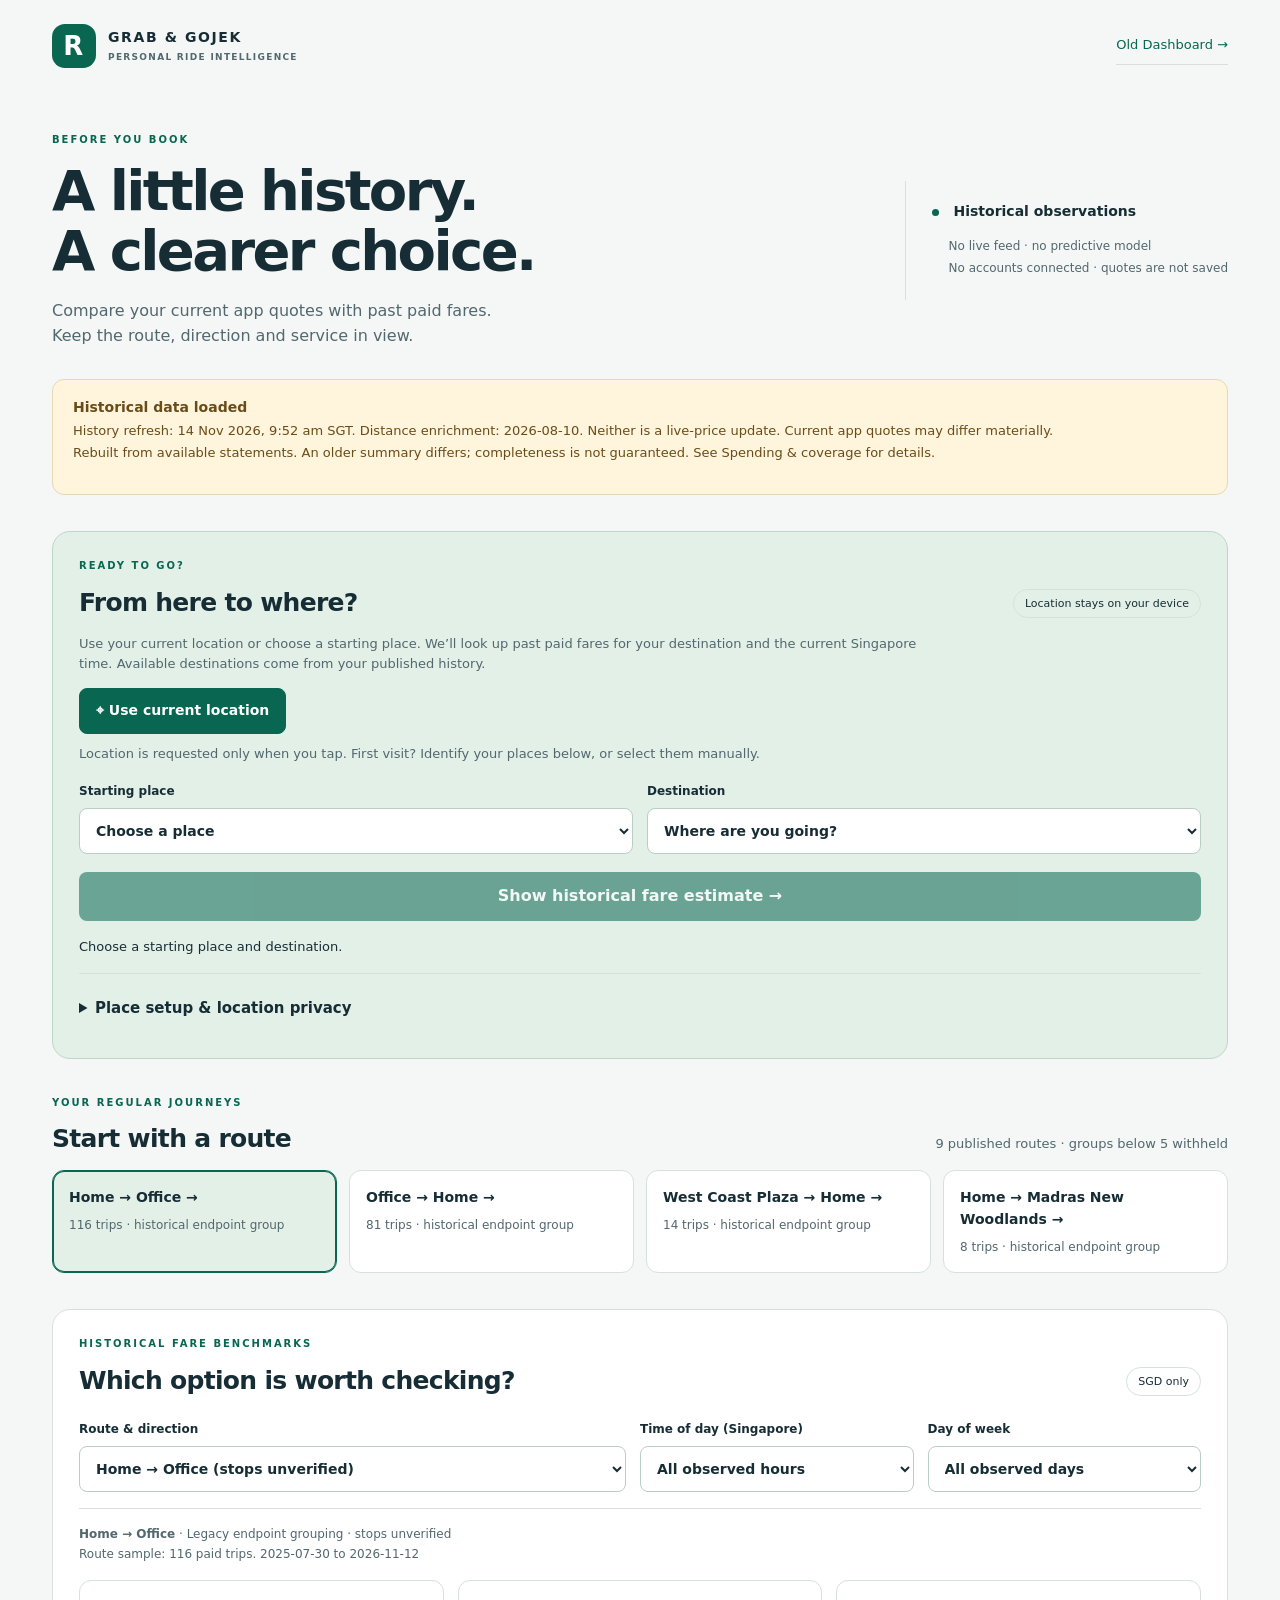
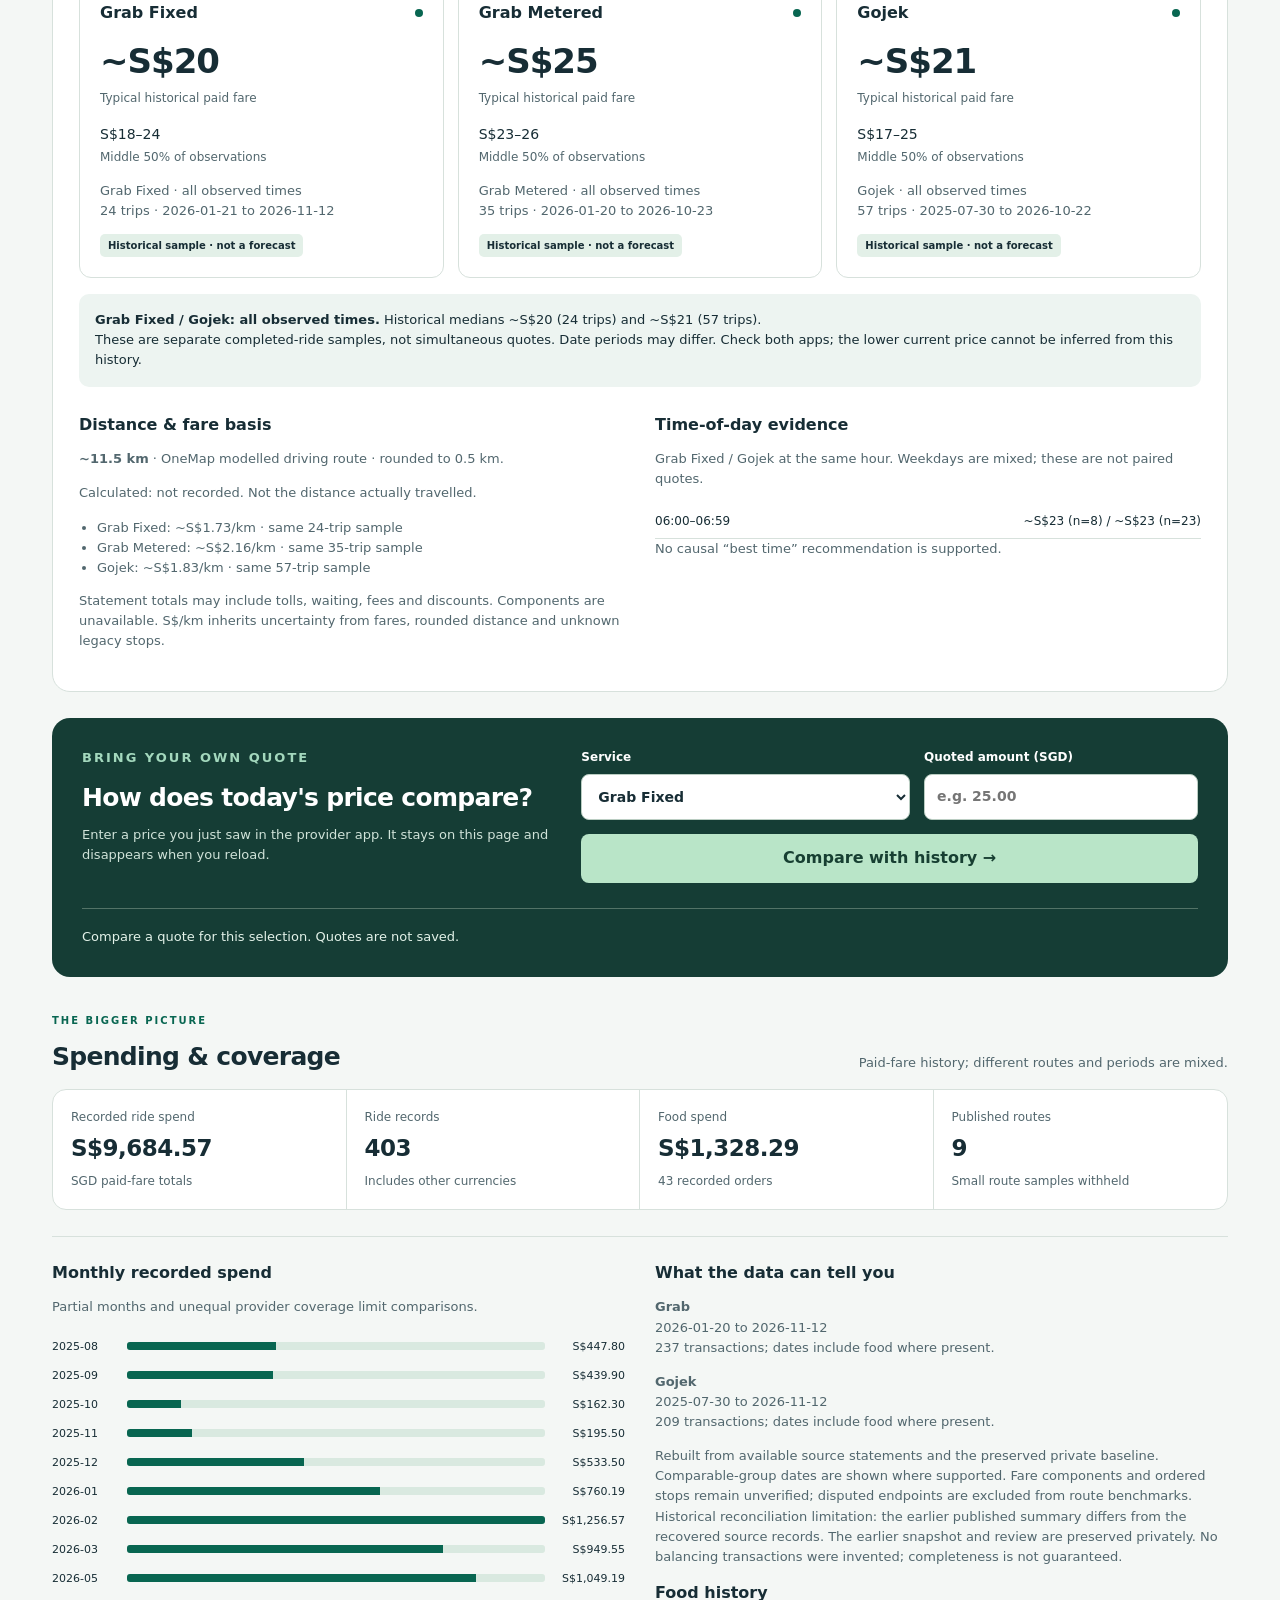
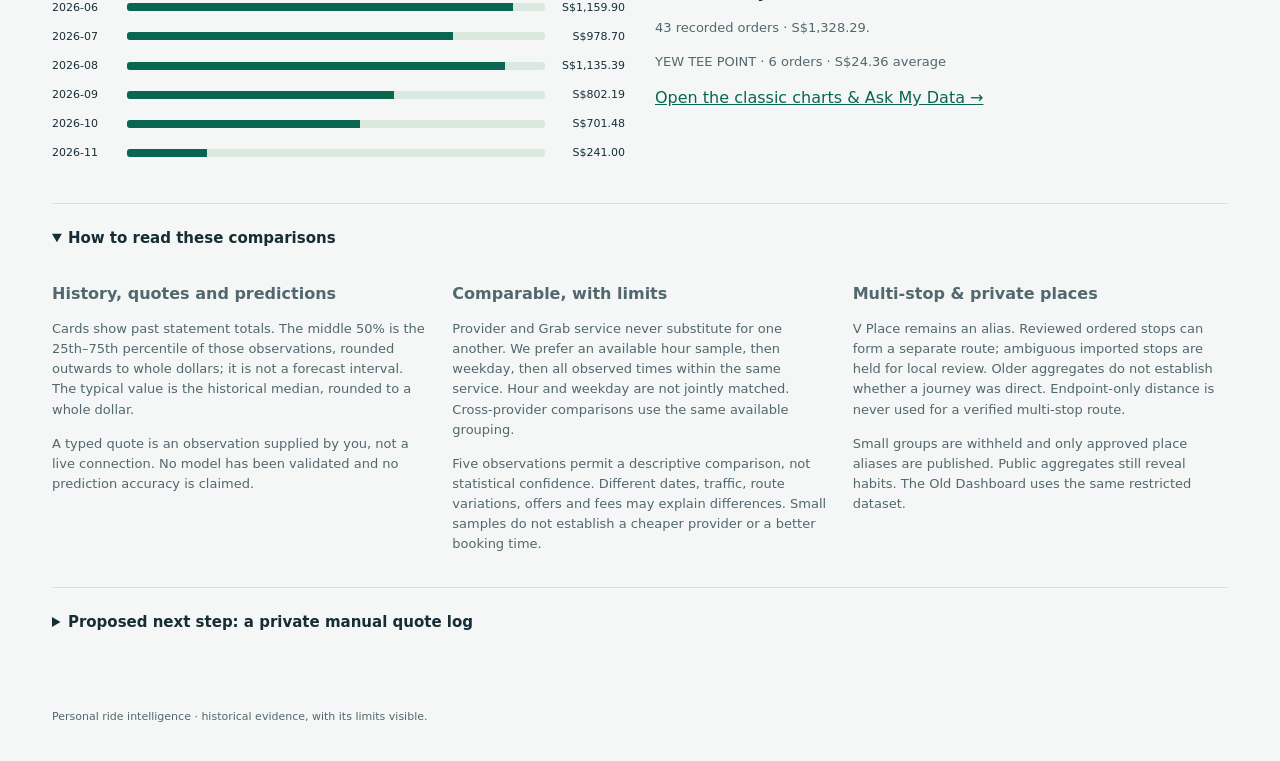
<file: docs/index.html>
<!doctype html>
<html lang="en-SG">
<head>
  <meta charset="utf-8"><meta name="viewport" content="width=device-width, initial-scale=1">
  <meta name="referrer" content="no-referrer">
  <meta http-equiv="Content-Security-Policy" content="default-src 'self'; script-src 'self'; style-src 'self' 'unsafe-inline'; connect-src 'self'; img-src 'self' data:; object-src 'none'; base-uri 'none'; form-action 'none'">
  <title>Grab &amp; Gojek · Booking intelligence</title>
  <link rel="stylesheet" href="dashboard.css">
</head>
<body>
  <a class="skip" href="#main">Skip to route comparison</a>
  <header><a class="brand" href="index.html"><span class="brand-mark" aria-hidden="true">R</span><span>GRAB &amp; GOJEK<small>PERSONAL RIDE INTELLIGENCE</small></span></a><a class="old-link" href="old-dashboard.html">Old Dashboard →</a></header>
  <main id="main">
    <section class="intro"><div><p class="eyebrow">BEFORE YOU BOOK</p><h1>A little history.<br>A clearer choice.</h1><p class="lead">Compare your current app quotes with past paid fares.<br>Keep the route, direction and service in view.</p></div><div class="truth"><span class="dot"></span> Historical observations<small>No live feed · no predictive model<br>No accounts connected · quotes are not saved</small></div></section>
    <div id="freshness" class="notice" role="status">Loading historical evidence…</div>
    <section class="booking-panel section" aria-labelledby="booking-title">
      <div class="section-head"><div><p class="eyebrow">READY TO GO?</p><h2 id="booking-title">From here to where?</h2></div><span class="pill">Location stays on your device</span></div>
      <p class="muted">Use your current location or choose a starting place. We’ll look up past paid fares for your destination and the current Singapore time. Available destinations come from your published history.</p>
      <button id="use-location" class="location-button" type="button">⌖ Use current location</button>
      <p id="location-status" class="muted" role="status">Location is requested only when you tap. First visit? Identify your places below, or select them manually.</p>
      <form id="booking-form">
        <div class="booking-fields"><label>Starting place<select id="booking-origin"><option value="">Choose a place</option></select></label><label>Destination<select id="booking-destination"><option value="">Where are you going?</option></select></label><label id="journey-picker" hidden>Journey &amp; ordered stops<select id="booking-journey"><option value="">Choose journey / stops</option></select></label></div>
        <button id="show-estimate" class="primary" type="submit" disabled>Show historical fare estimate →</button>
      </form>
      <p id="booking-result" class="booking-result" aria-live="polite">Loading available journeys…</p>
      <details id="place-setup"><summary>Place setup &amp; location privacy</summary>
        <p>While at a place you use, tap <strong>Use current location</strong>, select its alias below, then identify this spot. The page can recognise it on later checks. Nearby or imprecise matches require manual selection; it does not look up addresses or infer road distance from GPS.</p>
        <div class="place-fields"><label>Identify this spot as<select id="place-alias"><option value="">Choose a place alias</option></select></label><button id="save-place" class="secondary" type="button" disabled>Set this spot as selected place</button></div>
        <label class="check-label"><input id="remember-places" type="checkbox">Remember configured places on this device</label>
        <p class="muted">Off by default: coordinates disappear when you reload. If enabled, only your configured place points are saved in this browser, until you forget them or clear site data. No location trail, quotes or trips are saved. Browser storage is not encrypted by this app and other pages on the same site origin may access it. This dashboard sends no coordinates to a server; your browser or operating system may use its own location service.</p>
        <p id="saved-places" class="muted"></p><button id="forget-places" class="secondary" type="button">Forget all configured places</button>
      </details>
    </section>
    <section aria-labelledby="routes-title" class="section"><div class="section-head"><div><p class="eyebrow">YOUR REGULAR JOURNEYS</p><h2 id="routes-title">Start with a route</h2></div><p id="coverage" class="muted"></p></div><div id="frequent" class="route-grid"></div></section>
    <section class="workbench" aria-labelledby="compare-title">
      <div class="section-head"><div><p class="eyebrow">HISTORICAL FARE BENCHMARKS</p><h2 id="compare-title" tabindex="-1">Which option is worth checking?</h2></div><span class="pill">SGD only</span></div>
      <div class="filters"><label>Route &amp; direction<select id="route"></select></label><label>Time of day (Singapore)<select id="hour"><option value="">All observed hours</option></select></label><label>Day of week<select id="weekday"><option value="">All observed days</option></select></label></div>
      <div id="route-context" class="context"></div>
      <div id="options" class="option-grid" aria-live="polite"></div>
      <div id="comparison" class="comparison"></div>
      <div class="detail-grid"><article><h3>Distance &amp; fare basis</h3><div id="distance"></div></article><article><h3>Time-of-day evidence</h3><div id="timing"></div></article></div>
    </section>
    <section class="quote-panel" aria-labelledby="quote-title"><div><p class="eyebrow">BRING YOUR OWN QUOTE</p><h2 id="quote-title">How does today's price compare?</h2><p>Enter a price you just saw in the provider app. It stays on this page and disappears when you reload.</p></div><form id="quote-form"><label>Service<select id="quote-service"><option value="Grab|Fixed">Grab Fixed</option><option value="Grab|Metered">Grab Metered</option><option value="Gojek|Any">Gojek</option><option value="Grab|Premium">Grab Premium / Plus</option></select></label><label>Quoted amount (SGD)<input id="quote-amount" type="number" step="0.01" min="0.01" inputmode="decimal" placeholder="e.g. 25.00" required></label><button class="primary" type="submit">Compare with history →</button></form><div id="quote-result" class="quote-result" aria-live="polite">No quote entered. Compare the current prices in both apps before choosing.</div></section>
    <section class="section" aria-labelledby="history-title"><div class="section-head"><div><p class="eyebrow">THE BIGGER PICTURE</p><h2 id="history-title">Spending &amp; coverage</h2></div><p class="muted">Paid-fare history; different routes and periods are mixed.</p></div><div id="totals" class="totals"></div><div class="detail-grid history"><article><h3>Monthly recorded spend</h3><p class="muted">Partial months and unequal provider coverage limit comparisons.</p><div id="monthly"></div></article><article><h3>What the data can tell you</h3><div id="sources"></div><h3>Food history</h3><div id="food"></div><a href="old-dashboard.html">Open the classic charts &amp; Ask My Data →</a></article></div></section>
    <section class="method section"><details open><summary>How to read these comparisons</summary><div class="method-grid"><div><h3>History, quotes and predictions</h3><p>Cards show past statement totals. The middle 50% is the 25th–75th percentile of those observations, rounded outwards to whole dollars; it is not a forecast interval. The typical value is the historical median, rounded to a whole dollar.</p><p>A typed quote is an observation supplied by you, not a live connection. No model has been validated and no prediction accuracy is claimed.</p></div><div><h3>Comparable, with limits</h3><p>Provider and Grab service never substitute for one another. We prefer an available hour sample, then weekday, then all observed times within the same service. Hour and weekday are not jointly matched. Cross-provider comparisons use the same available grouping.</p><p>Five observations permit a descriptive comparison, not statistical confidence. Different dates, traffic, route variations, offers and fees may explain differences. Small samples do not establish a cheaper provider or a better booking time.</p></div><div><h3>Multi-stop &amp; private places</h3><p>V Place remains an alias. Reviewed ordered stops can form a separate route; ambiguous imported stops are held for local review. Older aggregates do not establish whether a journey was direct. Endpoint-only distance is never used for a verified multi-stop route.</p><p>Small groups are withheld and only approved place aliases are published. Public aggregates still reveal habits. The Old Dashboard uses the same restricted dataset.</p></div></div></details>
    <details><summary>Proposed next step: a private manual quote log</summary><p><strong>Proposal only — no quote logger is enabled.</strong> A useful first version would record an alias-only ordered route, service, observation time, quoted range, fee inclusion, chosen option and a separately entered final paid fare. This captures rejected quotes as well as the booked option.</p><p>Preferred pilot: explicit opt-in, on-device storage with delete/export controls, no GPS in log records, no screenshots or receipt uploads, no background sync. Device access and backups can still expose it; browser storage is not encrypted by this app. A paired comparison needs quotes captured close together, and metered estimates must retain their range. Logger storage needs your approval before implementation; the optional place setup above saves only location anchors.</p></details></section>
  </main><footer>Personal ride intelligence · historical evidence, with its limits visible.</footer>
  <script src="evidence.js"></script><script src="location.js"></script><script src="booking.js"></script><script src="dashboard.js"></script>
</body></html>
</file>
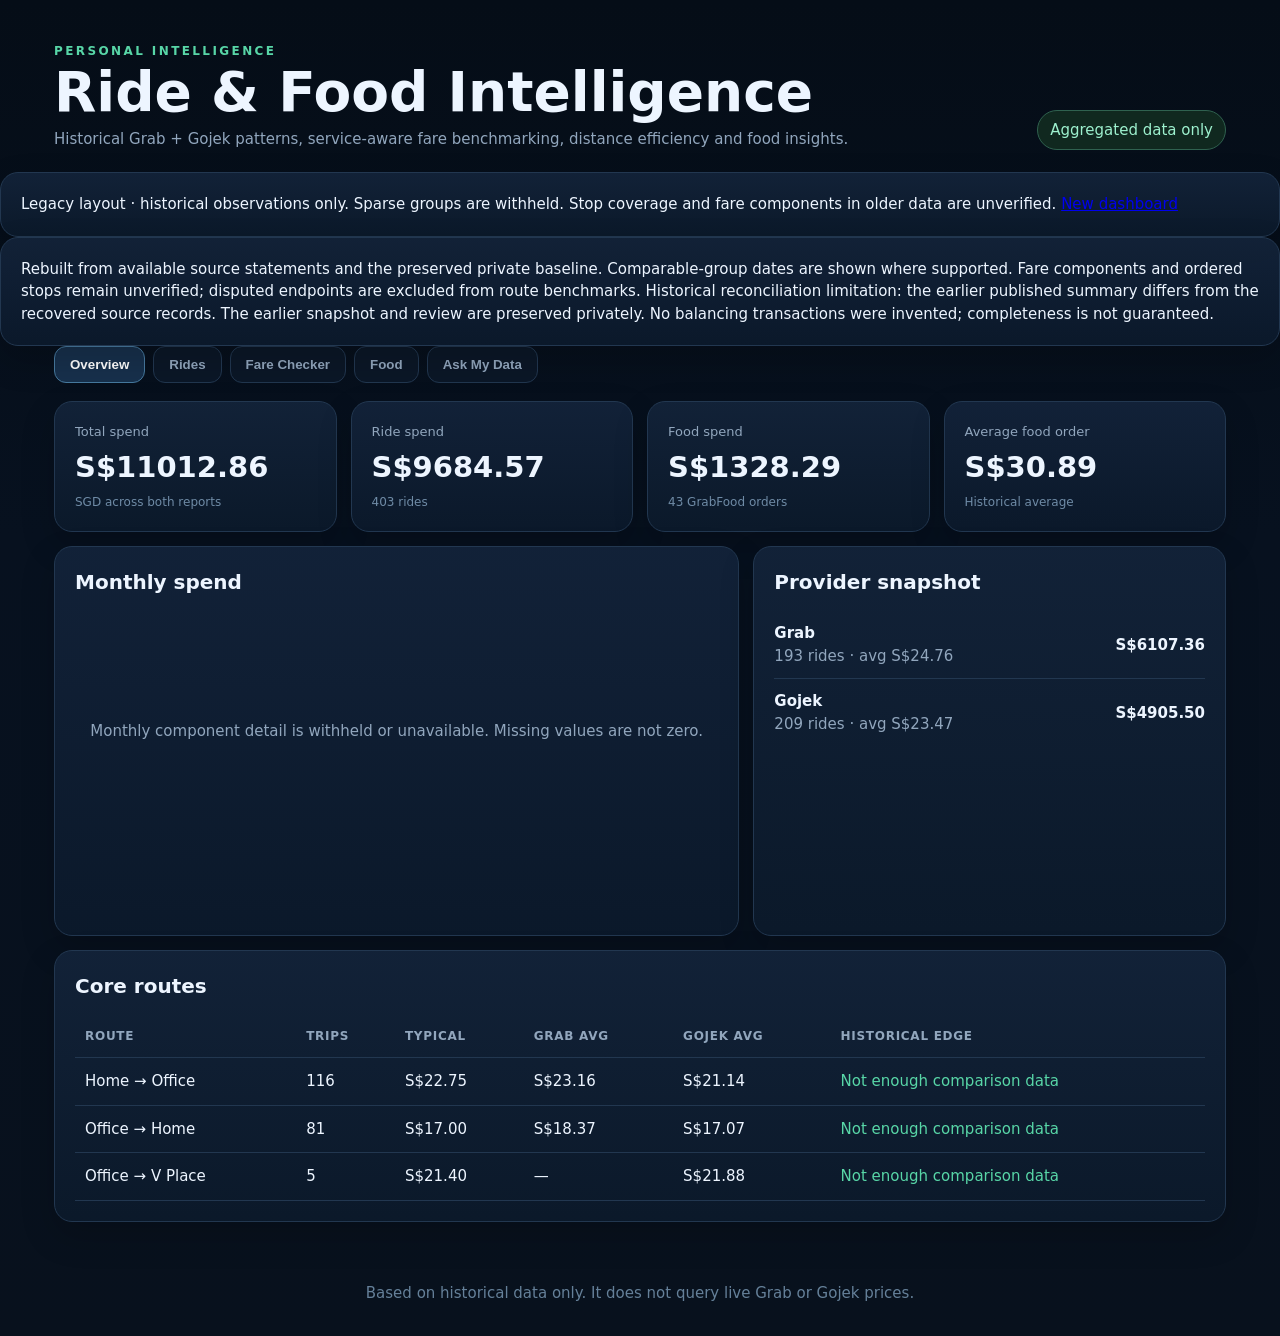
<file: docs/old-dashboard.html>
<!doctype html>
<html lang="en">
<head>
  <meta charset="utf-8">
  <meta name="viewport" content="width=device-width, initial-scale=1">
  <title>Ride &amp; Food Intelligence</title>
  <link rel="stylesheet" href="styles.css?v=5">

  <!-- Monthly-chart safety rules retained from the working site. -->
  <style>
    .chart-card { overflow: hidden !important; }
    .monthly-chart {
      width: 100% !important;
      min-width: 0 !important;
      max-width: 100% !important;
      overflow: hidden !important;
    }
    .monthly-bars {
      width: 100% !important;
      min-width: 0 !important;
      max-width: 100% !important;
      display: flex !important;
      justify-content: space-between !important;
      align-items: stretch !important;
      gap: 4px !important;
      overflow-x: hidden !important;
      overflow-y: hidden !important;
      scrollbar-width: none !important;
    }
    .monthly-bars::-webkit-scrollbar { display: none !important; }
    .month-column {
      flex: 1 1 0 !important;
      width: auto !important;
      min-width: 0 !important;
      max-width: none !important;
    }
    .month-bar-area {
      width: 100% !important;
      min-width: 0 !important;
    }
    .month-stack { width: min(34px,72%) !important; }
    .month-value {
      font-size: 9px !important;
      overflow: hidden !important;
      white-space: nowrap !important;
    }
    .month-label {
      min-width: 0 !important;
      font-size: 9px !important;
      white-space: nowrap !important;
      overflow: hidden !important;
    }
  </style>
</head>
<body>
  <header class="hero">
    <div>
      <div class="eyebrow">PERSONAL INTELLIGENCE</div>
      <h1>Ride &amp; Food Intelligence</h1>
      <p>Historical Grab + Gojek patterns, service-aware fare benchmarking, distance efficiency and food insights.</p>
    </div>
    <div class="privacy-pill">Aggregated data only</div>
  </header>

  <aside class="card">Legacy layout · historical observations only. Sparse groups are withheld. Stop coverage and fare components in older data are unverified. <a href="index.html">New dashboard</a></aside>
  <aside id="historyReconciliation" class="card" hidden></aside>
  <nav class="tabs">
    <button class="tab active" data-tab="overview">Overview</button>
    <button class="tab" data-tab="rides">Rides</button>
    <button class="tab" data-tab="fare">Fare Checker</button>
    <button class="tab" data-tab="food">Food</button>
    <button class="tab" data-tab="agent">Ask My Data</button>
  </nav>

  <main>
    <section id="overview" class="panel active">
      <div id="summaryCards" class="cards"></div>

      <div class="grid two">
        <article class="card chart-card">
          <h2>Monthly spend</h2>
          <div id="monthlyChart"></div>
        </article>

        <article class="card">
          <h2>Provider snapshot</h2>
          <div id="providerSnapshot"></div>
        </article>
      </div>

      <article class="card">
        <h2>Core routes</h2>
        <div class="table-wrap">
          <table>
            <thead>
              <tr>
                <th>Route</th>
                <th>Trips</th>
                <th>Typical</th>
                <th>Grab avg</th>
                <th>Gojek avg</th>
                <th>Historical edge</th>
              </tr>
            </thead>
            <tbody id="coreRoutes"></tbody>
          </table>
        </div>
      </article>
    </section>

    <section id="rides" class="panel">
      <article class="card">
        <div class="section-head">
          <div>
            <h2>Route Explorer</h2>
            <p>Compare historical fares, Grab booking types, timing, driving distance and S$/km.</p>
          </div>
          <select id="routeSelect"></select>
        </div>
        <div id="routeDetail"></div>
      </article>
    </section>

    <section id="fare" class="panel">
      <article class="card fare-box">
        <h2>Is this quoted fare good?</h2>
        <p>
          Compare a current quote with your own history using route, provider,
          Grab pricing type, time of travel, weekday, driving distance and S$/km.
          This is a descriptive historical comparison, not a prediction.
        </p>

        <div class="form-grid">
          <label>
            Route
            <select id="fareRoute"></select>
          </label>

          <label>
            Provider
            <select id="fareProvider">
              <option>Grab</option>
              <option>Gojek</option>
              <option value="Overall">Either / overall</option>
            </select>
          </label>

          <label id="farePricingLabel">
            Grab pricing type
            <select id="farePricingType">
              <option value="Any">Not sure / any Grab</option>
            </select>
          </label>

          <label>
            Quoted fare (SGD)
            <input
              id="fareAmount"
              type="number"
              step="0.01"
              min="0"
              placeholder="e.g. 24.90"
            >
          </label>

          <button id="checkFare">Check fare</button>
        </div>

        <div id="fareResult" class="result-box muted">
          Enter a fare to compare it with your history.
        </div>
      </article>
    </section>

    <section id="food" class="panel">
      <div class="grid two">
        <article class="card">
          <h2>Food overview</h2>
          <div id="foodSummary"></div>
        </article>

        <article class="card">
          <h2>Most ordered</h2>
          <div id="topFood"></div>
        </article>
      </div>
    </section>

    <section id="agent" class="panel">
      <article class="card">
        <h2>Ask My Data</h2>
        <p>
          This version answers common questions from the aggregated dataset
          without sending your data to an external AI service.
        </p>

        <div class="chips">
          <button data-q="What is my normal fare from home to office?">Home → Office fare</button>
          <button data-q="Which is cheaper from home to office?">Cheaper to office</button>
          <button data-q="How much have I spent on rides?">Ride spend</button>
          <button data-q="What food do I order most?">Top food</button>
        </div>

        <div class="ask-row">
          <input id="agentQuestion" placeholder="Ask about fares, routes, spending or food">
          <button id="askButton">Ask</button>
        </div>

        <div id="agentAnswer" class="result-box">
          Try one of the quick questions above.
        </div>
      </article>
    </section>
  </main>

  <footer>
    Based on historical data only. It does not query live Grab or Gojek prices.
  </footer>

  <script src="evidence.js"></script>
  <script src="app.js?v=15"></script>
</body>
</html>
</file>
<file: docs/dashboard.css>
:root{--ink:#172d35;--muted:#52676e;--paper:#f4f7f5;--line:#d7e1dc;--teal:#086651;--mint:#e3f0e8;--amber:#79510c;--cream:#fff4dc}*{box-sizing:border-box}body{margin:0;background:var(--paper);color:var(--ink);font:16px/1.55 system-ui,-apple-system,BlinkMacSystemFont,"Segoe UI",sans-serif}a{color:var(--teal)}button,input,select{font:inherit}button,a,input,select,summary{-webkit-tap-highlight-color:transparent}button{cursor:pointer}button:focus-visible,a:focus-visible,input:focus-visible,select:focus-visible,summary:focus-visible{outline:3px solid #1b896d;outline-offset:4px}.skip{position:absolute;left:10px;top:-100px;background:white;padding:12px;z-index:9}.skip:focus{top:10px}header{max-width:1240px;margin:auto;padding:24px 32px;display:flex;align-items:center;justify-content:space-between;gap:20px}.brand{display:flex;gap:12px;align-items:center;text-decoration:none;font-size:14px;font-weight:800;letter-spacing:1.6px;color:var(--ink)}.brand small{display:block;font-size:9px;letter-spacing:1.3px;color:var(--muted);margin-top:2px}.brand-mark{display:grid;place-items:center;background:var(--teal);color:white;border-radius:13px;width:44px;height:44px;font-size:26px}.old-link{font-size:13px;text-decoration:none;border-bottom:1px solid var(--line);padding:8px 0;white-space:nowrap}main{max-width:1240px;margin:auto;padding:0 32px}h1,h2,h3,p{margin-top:0}h1{font-size:clamp(36px,4.4vw,56px);font-weight:650;line-height:1.08;letter-spacing:-2.6px;margin-bottom:18px}h2{font-size:25px;line-height:1.25;letter-spacing:-.7px;margin-bottom:12px}h3{font-size:16px;margin-bottom:12px}p{margin-bottom:14px}.intro{display:flex;align-items:center;justify-content:space-between;gap:30px;padding:40px 0 30px}.eyebrow{font-size:10px;letter-spacing:2px;font-weight:750;color:var(--teal);margin-bottom:13px}.lead{color:var(--muted);font-size:16px;margin:0}.truth{border-left:1px solid var(--line);padding:20px 0 20px 26px;font-size:14px;font-weight:650;min-width:240px}.truth small{font-size:12px;line-height:1.9;display:block;color:var(--muted);font-weight:400;margin:12px 0 0 17px}.dot{display:inline-block;width:7px;height:7px;background:var(--teal);border-radius:50%;margin-right:10px}.notice{border:1px solid #e6d7b6;border-radius:12px;padding:16px 20px;color:#6a4c18;background:var(--cream);font-size:13px;line-height:1.7}.notice strong{display:block;font-size:14px}.section{margin:36px 0}.section-head{display:flex;justify-content:space-between;align-items:end;gap:20px;margin-bottom:16px}.section-head h2{margin:0}.section-head p:last-child{margin-bottom:0}.muted{color:var(--muted);font-size:13px}.route-grid{display:grid;grid-template-columns:repeat(4,minmax(0,1fr));gap:12px}.route-card{border:1px solid var(--line);background:#fff;border-radius:12px;text-align:left;padding:16px;color:var(--ink);min-height:100px;display:flex;flex-direction:column;gap:7px}.route-card[aria-pressed=true]{border-color:var(--teal);background:var(--mint);box-shadow:inset 0 0 0 1px var(--teal)}.route-card strong{font-size:14px}.route-card span{font-size:12px;color:var(--muted)}.workbench{background:white;border:1px solid var(--line);border-radius:18px;padding:26px}.pill{border:1px solid var(--line);border-radius:20px;padding:5px 11px;font-size:11px;white-space:nowrap}.filters{display:grid;grid-template-columns:2fr 1fr 1fr;gap:14px;margin:24px 0 16px}label{display:flex;flex-direction:column;gap:7px;font-size:12px;font-weight:650}select,input{width:100%;min-width:0;border:1px solid #bacdc2;border-radius:8px;background:#fff;padding:11px 12px;color:var(--ink);font-size:14px;min-height:46px}.context{font-size:12px;line-height:1.7;color:var(--muted);border-top:1px solid var(--line);padding:15px 0}.option-grid{display:grid;grid-template-columns:repeat(3,minmax(0,1fr));gap:14px}.option{border:1px solid var(--line);border-radius:12px;padding:20px;min-width:0}.option h3{display:flex;justify-content:space-between;align-items:center}.service-dot{height:8px;width:8px;border-radius:50%;background:var(--teal)}.option .value{font-size:34px;line-height:1.2;letter-spacing:-1px;margin:16px 0 3px;font-weight:650}.option small{font-size:12px;color:var(--muted)}.option .range{font-size:14px;margin:14px 0}.badge{font-size:10px;font-weight:650;display:inline-block;background:var(--mint);padding:4px 8px;border-radius:5px;margin-top:12px}.badge.low{background:var(--cream);color:var(--amber)}.option.empty{background:#f8faf9}.option.empty .value{font-size:19px;letter-spacing:0;margin-top:24px}.comparison{font-size:13px;background:#edf4f1;padding:16px;border-radius:10px;margin-top:16px}.detail-grid{display:grid;grid-template-columns:1fr 1fr;gap:30px;margin-top:26px}.detail-grid article{min-width:0}.detail-grid p{font-size:13px;color:var(--muted)}.detail-grid ul{padding-left:18px;font-size:13px;color:var(--muted)}.timing-row{display:flex;justify-content:space-between;gap:16px;font-size:12px;border-bottom:1px solid var(--line);padding:8px 0}.quote-panel{display:grid;grid-template-columns:1fr 1.3fr;gap:25px;background:#153d35;color:white;padding:30px;border-radius:18px;margin-top:26px}.quote-panel .eyebrow{color:#a3d8bd}.quote-panel p{font-size:13px;color:#d0e3d9}.quote-panel form{display:grid;grid-template-columns:1.2fr 1fr;gap:14px;align-content:center}.primary{grid-column:1/-1;border:0;border-radius:8px;background:#b9e5c8;color:#173f32;padding:12px;font-weight:700;min-height:46px}.quote-result{grid-column:1/-1;border-top:1px solid #537367;padding-top:18px;font-size:13px;color:#e3f2e9}.quote-result p{margin:6px 0 0}.totals{display:grid;grid-template-columns:repeat(4,minmax(0,1fr));border:1px solid var(--line);border-radius:14px;background:white}.total{padding:18px;border-right:1px solid var(--line)}.total:last-child{border-right:0}.total span{display:block;color:var(--muted);font-size:12px}.total strong{display:block;font-size:23px;letter-spacing:-.5px;margin:5px 0}.history{border-top:1px solid var(--line);padding-top:24px}.month-row{display:grid;grid-template-columns:65px 1fr 70px;align-items:center;gap:10px;font-size:11px;padding:6px 0}.month-bar{height:8px;background:#d9e9e0;border-radius:3px;overflow:hidden}.month-bar i{height:100%;background:var(--teal);display:block}.month-row .amount{text-align:right}details{border-top:1px solid var(--line);padding:18px 0;font-size:13px;color:var(--muted)}summary{cursor:pointer;font-size:15px;font-weight:650;color:var(--ink);padding:5px 0;min-height:40px}.method-grid{display:grid;grid-template-columns:repeat(3,minmax(0,1fr));gap:25px;padding-top:20px}details>p{margin-top:18px;max-width:900px}footer{max-width:1240px;margin:auto;padding:8px 32px 36px;font-size:11px;color:var(--muted)}@media(max-width:900px){.route-grid{grid-template-columns:repeat(2,minmax(0,1fr))}.intro{gap:20px}.truth{min-width:200px}.option{padding:16px}.method-grid{grid-template-columns:1fr}.quote-panel{grid-template-columns:1fr}.quote-panel>div>p{margin-bottom:0}.totals{grid-template-columns:repeat(2,minmax(0,1fr))}.total:nth-child(2){border-right:0}.total:nth-child(-n+2){border-bottom:1px solid var(--line)}}@media(max-width:600px){header{padding:18px}.brand{font-size:11px;letter-spacing:.8px}.brand small{font-size:8px;letter-spacing:.5px}.brand-mark{width:36px;height:36px;border-radius:10px}.old-link{font-size:11px}main{padding:0 18px}.intro{padding-top:20px;display:block}h1{letter-spacing:-1.6px}.truth{margin-top:24px;border-left:0;padding:0;min-width:0}.truth small{margin:6px 0 0;line-height:1.7}.truth small br{display:initial}.lead{font-size:14px}.section-head{align-items:start;flex-direction:column;gap:10px}h2{font-size:22px}.route-card{padding:13px}.route-card strong{font-size:13px}.workbench{padding:18px;border-radius:14px}.filters{grid-template-columns:1fr 1fr}.filters>label:first-child{grid-column:1/-1}.option-grid{grid-template-columns:1fr}.option{padding:18px;display:grid;grid-template-columns:1fr 1fr;gap:4px 16px}.option h3,.option .meta,.option .badge{grid-column:1/-1}.option .value{margin:6px 0}.option .range{margin:10px 0}.option>small{grid-column:1}.option .badge{justify-self:start}.option.empty{display:block;min-height:160px}.detail-grid{grid-template-columns:1fr;gap:20px}.quote-panel{padding:22px 18px}.quote-panel form{grid-template-columns:1fr}.total{padding:14px}.total strong{font-size:21px}footer{padding:8px 18px 28px}select{font-size:13px;padding:11px 8px}.notice{padding:15px}.context{overflow-wrap:anywhere}}
/* Mobile-first booking entry; all place controls remain usable without GPS. */
[hidden]{display:none!important}.booking-panel{background:#e3f0e8;border:1px solid #bed6c8;border-radius:18px;padding:26px}.booking-panel>p{max-width:850px}.booking-fields{display:grid;grid-template-columns:1fr 1fr;gap:14px;margin:18px 0}.booking-fields #journey-picker{grid-column:1/-1}.booking-panel .primary{background:var(--teal);color:white;width:100%}.location-button,.secondary{border:1px solid #a3bcad;border-radius:8px;padding:11px 16px;min-height:46px;color:var(--ink);background:white;font-weight:650;font-size:14px}.location-button{background:var(--teal);color:white;border-color:var(--teal);margin-bottom:10px}button:disabled{cursor:not-allowed;opacity:.55}.booking-result{font-size:13px;margin:16px 0}.booking-panel details{padding-bottom:0}.place-fields{display:grid;grid-template-columns:1fr 1fr;align-items:end;gap:14px;max-width:800px}.check-label{display:flex;flex-direction:row;align-items:center;gap:10px;font-size:13px;margin:20px 0 10px}.check-label input{width:20px;min-height:20px;height:20px;flex-shrink:0;accent-color:var(--teal)}#compare-title{scroll-margin-top:20px}@media(max-width:600px){.booking-panel{padding:18px;border-radius:14px}.booking-fields,.place-fields{grid-template-columns:1fr}.booking-panel .pill{font-size:10px}.location-button{width:100%}.booking-panel summary{font-size:14px}.booking-panel select{font-size:16px}.booking-panel button{font-size:14px}.intro .truth{display:none}}
@media(max-width:600px){.intro{padding:12px 0 16px}.intro h1{font-size:28px;letter-spacing:-1px;margin-bottom:6px}.intro .eyebrow{margin-bottom:8px}.intro .lead{display:none}}
@media(prefers-reduced-motion:reduce){html{scroll-behavior:auto}}
</file>
<file: docs/styles.css>
/* =========================================================
   ROOT
========================================================= */

:root {
  --bg: #07111f;
  --bg-deep: #050d17;

  --panel: #0d1a2b;
  --panel-light: #122238;
  --panel-soft: #0a1828;

  --text: #edf5ff;
  --muted: #91a6bd;

  --accent: #58d6a7;
  --accent-blue: #6ea8ff;

  --line: #223750;

  --grab: #66a7ff;
  --gojek: #62d5a7;
  --food: #ffc963;

  --warning: #ffbf66;
  --danger: #ff8585;
}


/* =========================================================
   RESET
========================================================= */

* {
  box-sizing: border-box;
}

html {
  min-height: 100%;
}

body {
  margin: 0;
  min-height: 100vh;

  background:
    linear-gradient(
      180deg,
      var(--bg-deep),
      var(--bg) 40%,
      #08111d
    );

  color: var(--text);

  font-family:
    Inter,
    ui-sans-serif,
    system-ui,
    -apple-system,
    BlinkMacSystemFont,
    "Segoe UI",
    sans-serif;

  font-size: 15px;
  line-height: 1.5;

  overflow-x: hidden;
}


/* =========================================================
   HERO
========================================================= */

.hero {
  max-width: 1220px;

  margin: 0 auto;

  padding:
    42px
    24px
    22px;

  display: flex;

  justify-content: space-between;
  align-items: flex-end;

  gap: 24px;
}

.eyebrow {
  font-size: 12px;
  letter-spacing: 0.2em;

  color: var(--accent);

  font-weight: 800;
}

.hero h1 {
  margin: 4px 0 6px;

  font-size:
    clamp(
      30px,
      5vw,
      55px
    );

  line-height: 1.05;
}

.hero p {
  margin: 0;

  color: var(--muted);
}

.privacy-pill {
  border:
    1px solid
    #2f614f;

  background:
    #10281f;

  color:
    #9df0ce;

  padding:
    8px
    12px;

  border-radius:
    999px;

  white-space:
    nowrap;
}


/* =========================================================
   TABS
========================================================= */

.tabs {
  max-width: 1220px;

  margin:
    0
    auto;

  padding:
    0
    24px
    18px;

  display: flex;

  gap: 8px;

  overflow-x: auto;

  scrollbar-width: thin;
}

.tab {
  flex:
    0
    0
    auto;

  border:
    1px solid
    var(--line);

  background:
    #0b1727;

  color:
    var(--muted);

  padding:
    10px
    15px;

  border-radius:
    12px;

  cursor: pointer;

  font-weight: 600;
}

.tab:hover {
  color: white;

  border-color:
    #3b6b89;

  background:
    #13263d;
}

.tab.active {
  color: white;

  border-color:
    #477aa0;

  background:
    #17304c;
}


/* =========================================================
   MAIN
========================================================= */

main {
  max-width: 1220px;

  margin:
    0
    auto;

  padding:
    0
    24px
    60px;
}

.panel {
  display: none;
}

.panel.active {
  display: block;
}


/* =========================================================
   GENERAL CARD
========================================================= */

.card {
  position: relative;

  background:
    linear-gradient(
      180deg,
      rgba(18, 34, 56, 0.98),
      rgba(11, 25, 42, 0.98)
    );

  border:
    1px solid
    var(--line);

  border-radius:
    18px;

  padding:
    20px;

  box-shadow:
    0
    14px
    34px
    rgba(
      0,
      0,
      0,
      0.18
    );
}


/* =========================================================
   SUMMARY CARDS
========================================================= */

.cards {
  display: grid;

  grid-template-columns:
    repeat(
      4,
      minmax(
        0,
        1fr
      )
    );

  gap: 14px;

  margin-bottom:
    14px;
}

.metric .label {
  color:
    var(--muted);

  font-size:
    13px;
}

.metric .value {
  margin-top:
    4px;

  font-size:
    29px;

  font-weight:
    800;
}

.metric .sub {
  margin-top:
    4px;

  font-size:
    12px;

  color:
    #6f8ba6;
}


/* =========================================================
   GENERAL GRID
========================================================= */

.grid.two {
  display: grid;

  grid-template-columns:
    minmax(
      0,
      1.45fr
    )
    minmax(
      0,
      1fr
    );

  gap: 14px;

  margin-bottom:
    14px;
}


/* =========================================================
   HEADINGS
========================================================= */

h2 {
  margin:
    0
    0
    14px;

  font-size:
    20px;
}

h3 {
  margin: 0;

  font-size:
    18px;
}

.section-head {
  display: flex;

  justify-content:
    space-between;

  align-items:
    center;

  gap: 16px;

  margin-bottom:
    18px;
}

.section-head p {
  margin:
    3px
    0;

  color:
    var(--muted);
}


/* =========================================================
   MONTHLY CHART
========================================================= */

.chart-card {
  height: 390px;
  min-height: 390px;

  overflow: hidden !important;
}

#monthlyChart {
  width: 100%;

  overflow: hidden;
}

.monthly-chart {
  width: 100% !important;

  min-width: 0 !important;
  max-width: 100% !important;

  height: 310px;

  display: flex;

  flex-direction:
    column;

  overflow:
    hidden !important;
}


/* =========================================================
   MONTHLY LEGEND
========================================================= */

.monthly-legend {
  height: 34px;
  min-height: 34px;

  display: flex;

  align-items:
    center;

  flex-wrap:
    wrap;

  gap: 16px;

  margin-bottom:
    6px;

  color:
    var(--muted);

  font-size:
    12px;
}

.legend-item {
  display: flex;

  align-items:
    center;

  gap: 6px;
}

.legend-dot {
  width: 10px;
  height: 10px;

  border-radius:
    3px;
}

.legend-grab {
  background:
    var(--grab);
}

.legend-gojek {
  background:
    var(--gojek);
}

.legend-food {
  background:
    var(--food);
}


/* =========================================================
   MONTHLY BARS
========================================================= */

.monthly-bars {
  width: 100% !important;

  min-width: 0 !important;
  max-width: 100% !important;

  height: 265px;
  min-height: 265px;
  max-height: 265px;

  display: flex;

  justify-content:
    space-between;

  align-items:
    stretch;

  gap: 4px;

  padding:
    0
    2px;

  overflow:
    hidden !important;

  scrollbar-width:
    none;
}

.monthly-bars::-webkit-scrollbar {
  display: none;
}

.month-column {
  flex:
    1
    1
    0 !important;

  min-width:
    0 !important;

  max-width:
    none !important;

  height:
    265px;

  display:
    grid;

  grid-template-rows:
    25px
    205px
    35px;

  text-align:
    center;
}

.month-value {
  height:
    25px;

  display:
    flex;

  align-items:
    center;

  justify-content:
    center;

  color:
    #b7c9db;

  font-size:
    9px;

  font-weight:
    600;

  white-space:
    nowrap;

  overflow:
    hidden;
}

.month-bar-area {
  width:
    100%;

  min-width:
    0;

  height:
    205px;

  display:
    flex;

  align-items:
    flex-end;

  justify-content:
    center;

  position:
    relative;

  border-bottom:
    1px solid
    rgba(
      145,
      166,
      189,
      0.2
    );
}

.month-bar-area::before {
  content: "";

  position:
    absolute;

  left: 0;
  right: 0;

  bottom:
    33%;

  border-top:
    1px solid
    rgba(
      255,
      255,
      255,
      0.04
    );
}

.month-bar-area::after {
  content: "";

  position:
    absolute;

  left: 0;
  right: 0;

  bottom:
    66%;

  border-top:
    1px solid
    rgba(
      255,
      255,
      255,
      0.04
    );
}

.month-stack {
  width:
    min(
      34px,
      72%
    ) !important;

  min-height:
    2px;

  max-height:
    100%;

  display:
    flex;

  flex-direction:
    column-reverse;

  border-radius:
    6px
    6px
    2px
    2px;

  overflow:
    hidden;

  position:
    relative;

  z-index:
    2;

  cursor:
    help;

  box-shadow:
    0
    3px
    10px
    rgba(
      0,
      0,
      0,
      0.25
    );

  transition:
    0.18s ease;
}

.month-stack:hover {
  transform:
    translateY(
      -4px
    );

  filter:
    brightness(
      1.12
    );
}

.month-segment {
  width:
    100%;

  flex-shrink:
    0;
}

.segment-grab {
  background:
    var(--grab);
}

.segment-gojek {
  background:
    var(--gojek);
}

.segment-food {
  background:
    var(--food);
}

.month-label {
  min-width:
    0;

  height:
    35px;

  padding-top:
    7px;

  color:
    var(--muted);

  font-size:
    9px;

  font-weight:
    600;

  line-height:
    1.15;

  white-space:
    nowrap;

  overflow:
    hidden;
}

.monthly-empty {
  min-height:
    240px;

  display:
    flex;

  align-items:
    center;

  justify-content:
    center;

  color:
    var(--muted);
}


/* =========================================================
   PROVIDER / FOOD ROWS
========================================================= */

.provider-row,
.food-row {
  display:
    flex;

  justify-content:
    space-between;

  align-items:
    center;

  gap: 12px;

  padding:
    11px
    0;

  border-bottom:
    1px solid
    var(--line);
}

.provider-row:last-child,
.food-row:last-child {
  border-bottom:
    0;
}


/* =========================================================
   TABLES
========================================================= */

.table-wrap {
  width:
    100%;

  overflow-x:
    auto;

  overflow-y:
    hidden;
}

table {
  width:
    100%;

  border-collapse:
    collapse;
}

th,
td {
  padding:
    12px
    10px;

  text-align:
    left;

  border-bottom:
    1px solid
    var(--line);

  white-space:
    nowrap;
}

th {
  color:
    var(--muted);

  font-size:
    12px;

  text-transform:
    uppercase;

  letter-spacing:
    0.06em;
}

.good {
  color:
    var(--accent);
}

.muted {
  color:
    var(--muted);
}


/* =========================================================
   FORM ELEMENTS
========================================================= */

select,
input {
  width:
    100%;

  border:
    1px solid
    #29425d;

  border-radius:
    10px;

  background:
    #081523;

  color:
    var(--text);

  padding:
    11px
    12px;

  font:
    inherit;

  outline:
    none;
}

select:focus,
input:focus {
  border-color:
    var(--accent-blue);

  box-shadow:
    0
    0
    0
    2px
    rgba(
      110,
      168,
      255,
      0.12
    );
}

select {
  min-width:
    210px;
}


/* =========================================================
   BASIC ROUTE KPI
========================================================= */

.route-kpis {
  display:
    grid;

  grid-template-columns:
    repeat(
      4,
      minmax(
        0,
        1fr
      )
    );

  gap:
    12px;
}

.mini {
  padding:
    15px;

  border:
    1px solid
    var(--line);

  border-radius:
    14px;

  background:
    #091827;
}

.mini span {
  display:
    block;

  color:
    var(--muted);

  font-size:
    12px;

  margin-bottom:
    4px;
}

.mini strong {
  font-size:
    21px;
}


/* =========================================================
   RIDES GLOBAL SUMMARY
========================================================= */

.rides-global-summary {
  display:
    grid;

  grid-template-columns:
    repeat(
      4,
      minmax(
        0,
        1fr
      )
    );

  gap:
    12px;

  margin-bottom:
    26px;
}

.ride-summary-box {
  padding:
    16px;

  border:
    1px solid
    var(--line);

  border-radius:
    14px;

  background:
    #091827;
}

.ride-summary-box span {
  display:
    block;

  color:
    var(--muted);

  font-size:
    12px;
}

.ride-summary-box strong {
  display:
    block;

  margin-top:
    4px;

  font-size:
    21px;
}


/* =========================================================
   RIDE SECTIONS
========================================================= */

.ride-section {
  margin-top:
    30px;

  padding-top:
    26px;

  border-top:
    1px solid
    var(--line);
}

.ride-section-title {
  display:
    flex;

  justify-content:
    space-between;

  gap:
    20px;

  margin-bottom:
    18px;
}

.ride-section-title p {
  margin:
    4px
    0
    0;

  color:
    var(--muted);

  font-size:
    13px;
}


/* =========================================================
   MOST FREQUENT ROUTES
========================================================= */

.route-ranking {
  display:
    grid;

  gap:
    8px;
}

.route-rank-row {
  width:
    100%;

  display:
    grid;

  grid-template-columns:
    38px
    minmax(
      0,
      1fr
    )
    auto;

  align-items:
    center;

  gap:
    12px;

  padding:
    12px
    14px;

  border:
    1px solid
    var(--line);

  border-radius:
    12px;

  background:
    #091827;

  color:
    var(--text);

  text-align:
    left;

  cursor:
    pointer;

  transition:
    0.15s ease;
}

.route-rank-row:hover {
  border-color:
    #426587;

  background:
    #102239;

  transform:
    translateX(
      2px
    );
}

.route-rank-row.active-route {
  border-color:
    #39735e;

  background:
    #10271f;
}

.rank-number {
  width:
    30px;

  height:
    30px;

  display:
    flex;

  align-items:
    center;

  justify-content:
    center;

  border-radius:
    50%;

  background:
    #162941;

  color:
    var(--accent);

  font-weight:
    800;
}

.rank-route {
  min-width:
    0;
}

.rank-route strong {
  display:
    block;

  overflow:
    hidden;

  text-overflow:
    ellipsis;

  white-space:
    nowrap;
}

.rank-route small {
  display:
    block;

  margin-top:
    2px;

  color:
    var(--muted);
}

.rank-edge {
  color:
    var(--accent);

  font-size:
    12px;

  text-align:
    right;

  white-space:
    nowrap;
}


/* =========================================================
   SELECTED ROUTE HEADER
========================================================= */

.selected-route-header {
  margin-top:
    30px;

  display:
    flex;

  justify-content:
    space-between;

  align-items:
    center;

  gap:
    20px;
}

.route-eyebrow {
  color:
    var(--accent);

  font-size:
    11px;

  font-weight:
    800;

  letter-spacing:
    0.14em;

  margin-bottom:
    3px;
}

.selected-route-header h2 {
  margin:
    0
    0
    8px;

  font-size:
    28px;
}

.route-median-big {
  min-width:
    180px;

  padding:
    15px
    18px;

  border:
    1px solid
    var(--line);

  border-radius:
    14px;

  background:
    #091827;

  text-align:
    right;
}

.route-median-big span {
  display:
    block;

  color:
    var(--muted);

  font-size:
    12px;
}

.route-median-big strong {
  display:
    block;

  margin-top:
    2px;

  font-size:
    28px;
}


/* =========================================================
   CONFIDENCE BADGE
========================================================= */

.confidence-badge {
  display:
    inline-flex;

  align-items:
    center;

  padding:
    5px
    9px;

  border-radius:
    999px;

  font-size:
    11px;

  font-weight:
    700;
}

.confidence-high {
  background:
    #103225;

  border:
    1px solid
    #2c7457;

  color:
    #86e7bd;
}

.confidence-medium {
  background:
    #122a3f;

  border:
    1px solid
    #376389;

  color:
    #8fc8ff;
}

.confidence-low {
  background:
    #302619;

  border:
    1px solid
    #775c35;

  color:
    #ffd089;
}


/* =========================================================
   ENHANCED ROUTE KPIs
========================================================= */

.enhanced-route-kpis {
  margin-top:
    20px;
}


/* =========================================================
   ROUTE INTELLIGENCE
========================================================= */

.route-intelligence-banner {
  margin-top:
    16px;
}

.recommendation-good,
.recommendation-neutral {
  padding:
    15px
    17px;

  border-radius:
    13px;
}

.recommendation-good {
  border:
    1px solid
    #2b6b52;

  background:
    #0d281f;

  color:
    #b7f4d9;
}

.recommendation-neutral {
  border:
    1px solid
    var(--line);

  background:
    #0a1c2c;

  color:
    #bdd0e2;
}


/* =========================================================
   PROVIDER COMPARISON CARDS
========================================================= */

.ride-provider-grid {
  display:
    grid;

  grid-template-columns:
    repeat(
      2,
      minmax(
        0,
        1fr
      )
    );

  gap:
    14px;
}

.ride-provider-card {
  padding:
    18px;

  border:
    1px solid
    var(--line);

  border-radius:
    16px;

  background:
    #091827;
}

.ride-provider-card.provider-winner {
  border-color:
    #35755a;

  background:
    linear-gradient(
      180deg,
      #10271f,
      #091b17
    );
}

.provider-card-head {
  display:
    flex;

  justify-content:
    space-between;

  align-items:
    center;

  gap:
    12px;
}

.winner-badge {
  padding:
    4px
    8px;

  border-radius:
    999px;

  background:
    #174330;

  color:
    #8ce6bd;

  font-size:
    10px;

  font-weight:
    800;
}

.provider-main-value {
  margin-top:
    12px;

  font-size:
    32px;

  font-weight:
    900;
}

.provider-detail-grid {
  margin-top:
    16px;

  padding-top:
    14px;

  border-top:
    1px solid
    var(--line);

  display:
    grid;

  grid-template-columns:
    1fr
    1fr;

  gap:
    12px;
}

.provider-detail-grid span {
  display:
    block;

  color:
    var(--muted);

  font-size:
    11px;
}

.provider-detail-grid strong {
  display:
    block;

  margin-top:
    3px;
}


/* =========================================================
   PATTERN INSIGHTS
========================================================= */

.pattern-insights {
  display:
    grid;

  grid-template-columns:
    repeat(
      2,
      minmax(
        0,
        1fr
      )
    );

  gap:
    12px;

  margin-bottom:
    18px;
}

.pattern-callout {
  padding:
    16px;

  border-radius:
    14px;
}

.pattern-callout span,
.pattern-callout small {
  display:
    block;
}

.pattern-callout span {
  font-size:
    11px;

  font-weight:
    700;

  text-transform:
    uppercase;

  letter-spacing:
    0.05em;

  opacity:
    0.8;
}

.pattern-callout strong {
  display:
    block;

  margin:
    4px
    0;

  font-size:
    21px;
}

.pattern-callout small {
  opacity:
    0.8;
}

.best-pattern {
  border:
    1px solid
    #2a7256;

  background:
    #0e291f;

  color:
    #a8edcf;
}

.expensive-pattern {
  border:
    1px solid
    #775d39;

  background:
    #2b2318;

  color:
    #ffd59a;
}


/* =========================================================
   PATTERN BARS
========================================================= */

.pattern-list {
  display:
    grid;

  gap:
    10px;
}

.pattern-row {
  display:
    grid;

  grid-template-columns:
    145px
    minmax(
      0,
      1fr
    )
    75px;

  align-items:
    center;

  gap:
    12px;
}

.pattern-name strong {
  display:
    block;

  font-size:
    13px;
}

.pattern-name small {
  display:
    block;

  color:
    var(--muted);

  font-size:
    11px;
}

.pattern-bar-track {
  height:
    10px;

  overflow:
    hidden;

  border-radius:
    999px;

  background:
    #06111e;
}

.pattern-bar-fill {
  height:
    100%;

  min-width:
    3px;

  border-radius:
    999px;

  background:
    linear-gradient(
      90deg,
      var(--accent),
      var(--accent-blue)
    );
}

.pattern-price {
  text-align:
    right;

  font-weight:
    700;
}


/* =========================================================
   FARE CHECKER
========================================================= */

.form-grid {
  display:
    grid;

  grid-template-columns:
    minmax(
      0,
      2fr
    )
    minmax(
      0,
      1fr
    )
    minmax(
      0,
      1fr
    )
    auto;

  gap:
    12px;

  align-items:
    end;
}

.form-grid label {
  color:
    var(--muted);

  font-size:
    12px;
}

.form-grid button,
.ask-row button {
  height:
    43px;

  border:
    0;

  border-radius:
    11px;

  padding:
    0
    20px;

  font-weight:
    800;

  background:
    linear-gradient(
      135deg,
      var(--accent),
      #54a9ff
    );

  color:
    #05131d;

  cursor:
    pointer;
}

.form-grid button:hover,
.ask-row button:hover {
  filter:
    brightness(
      1.08
    );
}

.result-box {
  margin-top:
    18px;

  padding:
    18px;

  border:
    1px solid
    var(--line);

  border-radius:
    14px;

  background:
    #081624;
}

.score {
  font-size:
    38px;

  font-weight:
    900;

  line-height:
    1.1;
}

.score small {
  font-size:
    15px;

  color:
    var(--muted);
}


/* =========================================================
   ASK MY DATA
========================================================= */

.chips {
  display:
    flex;

  flex-wrap:
    wrap;

  gap:
    8px;

  margin-bottom:
    14px;
}

.chips button {
  border:
    1px solid
    var(--line);

  background:
    #0b1727;

  color:
    var(--muted);

  padding:
    9px
    13px;

  border-radius:
    999px;

  cursor:
    pointer;
}

.chips button:hover {
  color:
    white;

  border-color:
    #3b6b89;

  background:
    #13263d;
}

.ask-row {
  display:
    grid;

  grid-template-columns:
    minmax(
      0,
      1fr
    )
    auto;

  gap:
    10px;
}


/* =========================================================
   FOOTER
========================================================= */

footer {
  padding:
    0
    24px
    32px;

  text-align:
    center;

  color:
    #658099;
}


/* =========================================================
   TABLET
========================================================= */

@media (
  max-width:
    900px
) {

  .cards {
    grid-template-columns:
      repeat(
        2,
        minmax(
          0,
          1fr
        )
      );
  }

  .grid.two {
    grid-template-columns:
      1fr;
  }

  .rides-global-summary {
    grid-template-columns:
      repeat(
        2,
        minmax(
          0,
          1fr
        )
      );
  }

  .route-kpis {
    grid-template-columns:
      repeat(
        2,
        minmax(
          0,
          1fr
        )
      );
  }

  .ride-provider-grid {
    grid-template-columns:
      1fr;
  }

  .form-grid {
    grid-template-columns:
      1fr
      1fr;
  }

  .hero {
    align-items:
      flex-start;

    flex-direction:
      column;
  }

  .privacy-pill {
    align-self:
      flex-start;
  }

  .route-rank-row {
    grid-template-columns:
      38px
      minmax(
        0,
        1fr
      );
  }

  .rank-edge {
    grid-column:
      2;

    text-align:
      left;
  }
}


/* =========================================================
   MOBILE
========================================================= */

@media (
  max-width:
    600px
) {

  .hero {
    padding:
      28px
      16px
      18px;
  }

  .tabs {
    padding:
      0
      16px
      16px;
  }

  main {
    padding:
      0
      16px
      40px;
  }

  .cards {
    grid-template-columns:
      1fr;
  }

  .rides-global-summary {
    grid-template-columns:
      1fr
      1fr;
  }

  .route-kpis {
    grid-template-columns:
      1fr
      1fr;
  }

  .form-grid {
    grid-template-columns:
      1fr;
  }

  .ask-row {
    grid-template-columns:
      1fr;
  }

  .section-head {
    align-items:
      stretch;

    flex-direction:
      column;
  }

  select {
    min-width:
      0;
  }

  .selected-route-header {
    align-items:
      stretch;

    flex-direction:
      column;
  }

  .route-median-big {
    width:
      100%;

    text-align:
      left;
  }

  .pattern-insights {
    grid-template-columns:
      1fr;
  }

  .pattern-row {
    grid-template-columns:
      105px
      minmax(
        0,
        1fr
      )
      65px;

    gap:
      8px;
  }

  .rank-edge {
    white-space:
      normal;
  }

  .provider-detail-grid {
    grid-template-columns:
      1fr;
  }
}


/* =========================================================
   SMALL MOBILE
========================================================= */

@media (
  max-width:
    420px
) {

  .rides-global-summary {
    grid-template-columns:
      1fr;
  }

  .route-kpis {
    grid-template-columns:
      1fr;
  }

  .route-rank-row {
    grid-template-columns:
      32px
      minmax(
        0,
        1fr
      );
  }

  .pattern-row {
    grid-template-columns:
      90px
      minmax(
        0,
        1fr
      )
      60px;
  }

  .pattern-name strong {
    font-size:
      12px;
  }
}
</file>
